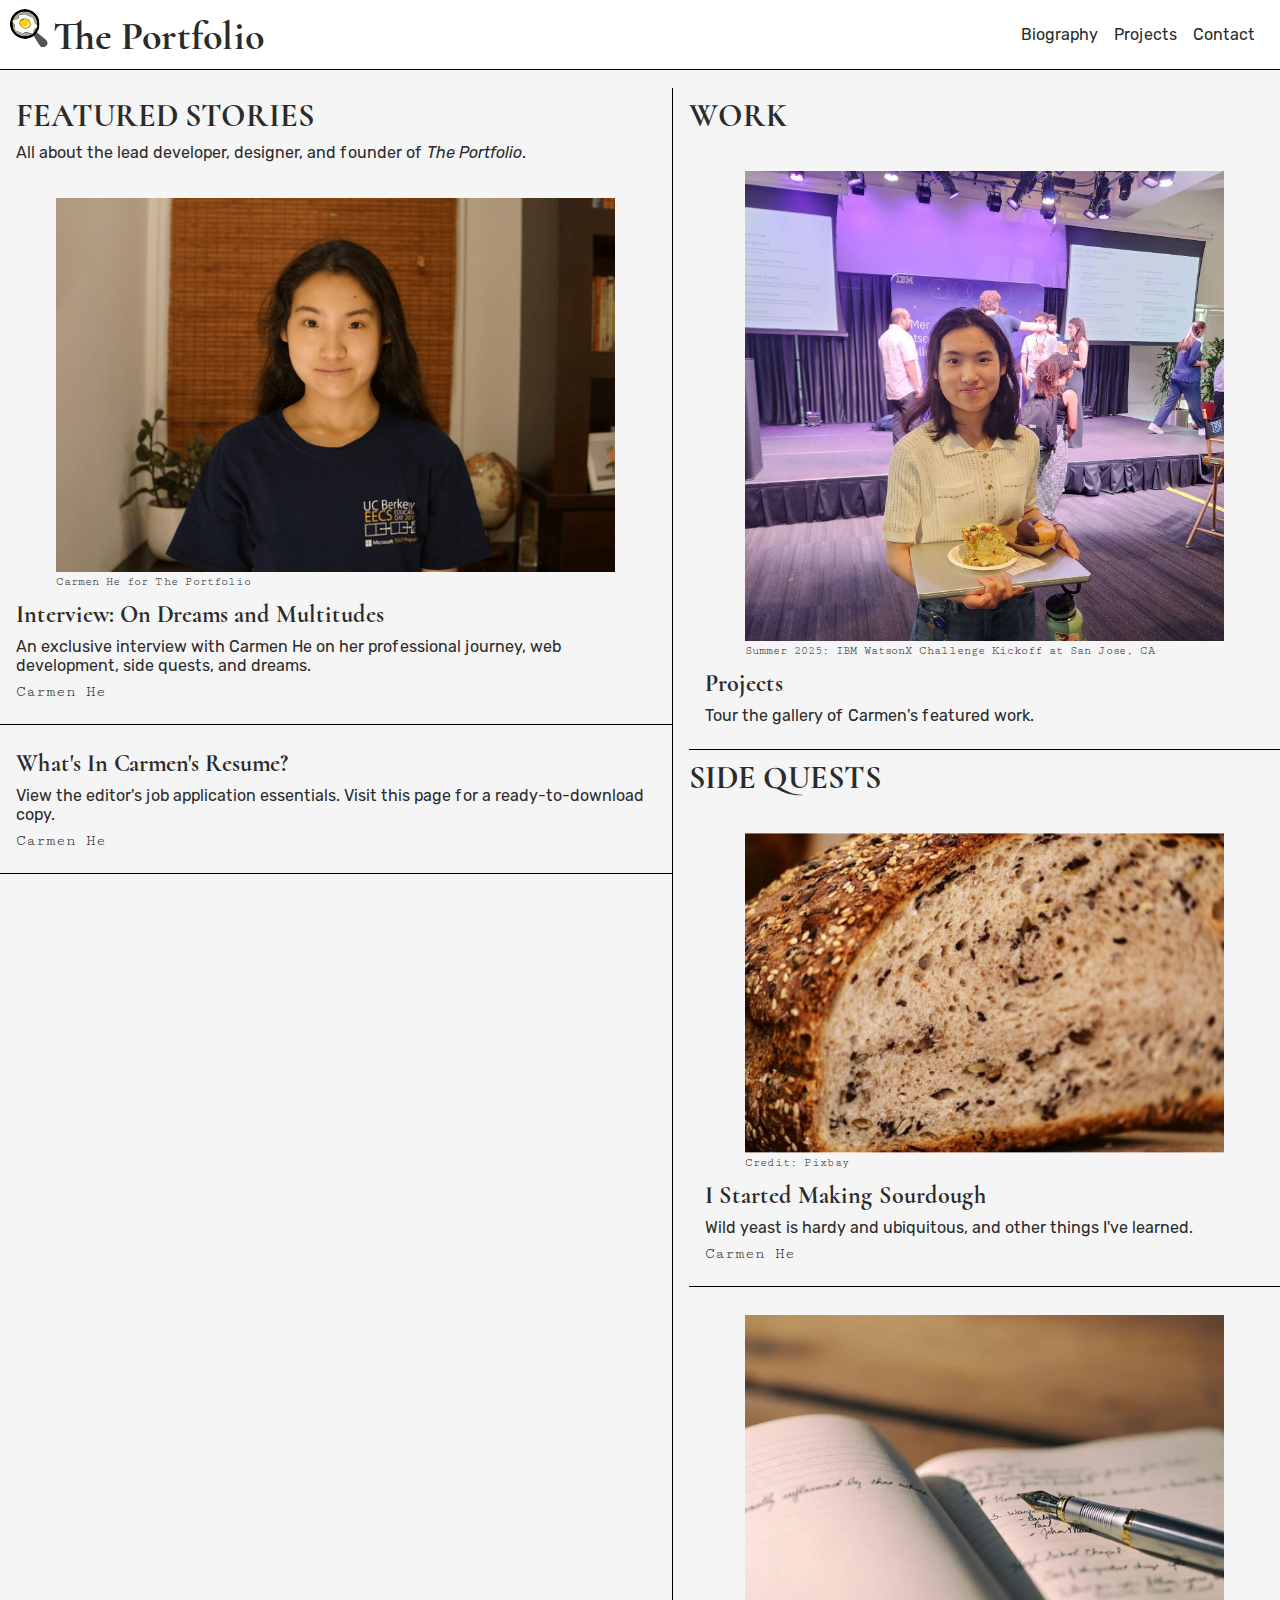
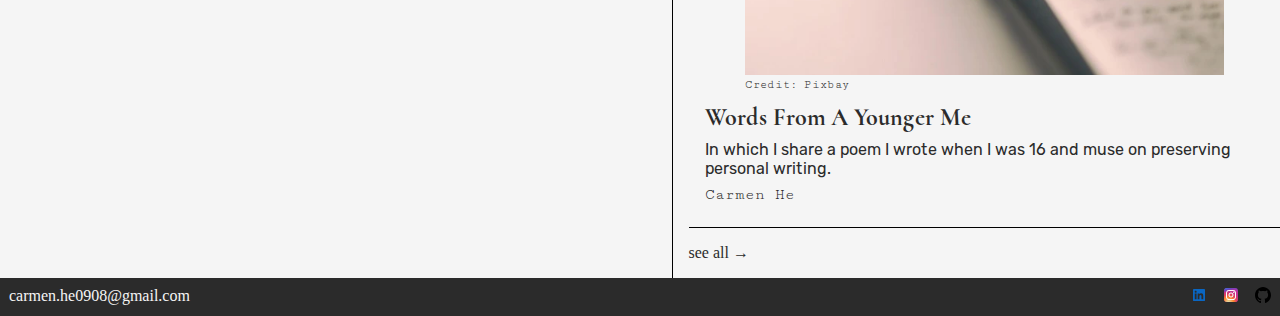
<file: index.html>
<!DOCTYPE html>

<html lang="en">
    <head>
        <title>Carmen's Portfolio Home Page</title>
        <meta charset="utf-8">
        <meta name="description" content="Personal website homepage that links Carmen's work, services, resume, musings, hobbies, and contact info.">
        <meta name="viewport" content="width=device-width,initial-scale=1.0">

        <link href="./assets/icons/fried-egg.svg" rel="icon">
        <link href="./css/main.css" rel="stylesheet">
        <!--load fonts -->
        <!-- <link rel="preconnect" href="https://fonts.googleapis.com"> -->
        <link rel="preconnect" href="https://fonts.gstatic.com" crossorigin>
        <!-- <link href="https://fonts.googleapis.com/css2?family=Cormorant:ital,wght@0,400..700;1,400..700&family=Rubik:ital,wght@0,400..700;1,400..700&family=Cutive+Mono&display=swap" rel="stylesheet"> -->
        <link rel="preload" href="./assets/fonts/rubik.woff2" as="font" crossorigin>
        <link rel="preload" href="./assets/fonts/cormorant.woff2" as="font" crossorigin>
        <link rel="preload" href="./assets/fonts/cutive-mono.woff2" as="font" crossorigin>
        <style>
            page-preview {
                padding: 1rem;
                display: block;
                border-bottom: 0.5px solid var(--default-border-color, black);
                transition: background-color 0.2s 0.2s;
                box-sizing: border-box;
            }

            page-preview:hover {
                background-color: var(--default-emph-color, lightgray);
            }

            .see-more {
                font-family: var(--default-script-font, monospace);
                font-size: 0.75rem; /* limit caption size */
                text-decoration: underline;
            }

            @media (min-width:480px) {
                body main {
                    display: grid;
                    grid-template-areas:
                        "central side"
                        "central side";
                    gap: 0 1rem;
                    overflow: scroll;
                }
                .central-content {
                    min-width: 25rem;
                    border-right: 0.5px solid black;
                    grid-area: central;
                }
                
                .side-content {
                    max-width: 50vw;
                    min-width: 20rem;
                }
                
            }
            @media (max-width:480px) {
                body main {
                    display: grid;
                    grid-template-areas:
                        "central"
                        "side";
                    gap: 1rem;
                }

                page-preview {
                    width: 100vw;
                    border-top: 0.5px solid var(--default-border-color, black);
                    background-color: var(--default-topnav-color, white);
                    margin: 0;
                }

                .side-content > h2,
                .side-content .see-more {
                    margin-left: 1rem;
                }
            }
        </style>
        <script>
            console.log("Hello fellow developer! Curious about my site, aren't ya? Find the full code here: https://github.com/thecarmechanic/cse134-hw3.");
        </script>
    </head>
    <body>
        <header>
            <brand-components>
                <a href="./index.html">
                    <img class="logo" src="./assets/icons/portfolio-logo.svg" alt="Egg in frying pan icon">
                    <h1 style="display:inline;">The Portfolio</h1>
                </a>
            </brand-components>
            <nav class="topnav">
                <a href="./bio.html">Biography</a>
                <a href="./projects.html">Projects</a>
                <a href="#contact-methods">Contact</a>
            </nav>
        </header>
        <main>
            <section id="featured" class="central-content">
                <hgroup style="margin-left: 1rem;">
                    <h2 class="title">FEATURED STORIES</h2>
                    <p title="Page description">All about the lead developer, designer, and founder of <em>The Portfolio</em>.</p>
                </hgroup>
                <page-preview>
                    <a href="./bio.html" title="To Biography page">
                        <figure>
                            <picture>
                                <source media="(width<=480px)" srcset="./assets/images/carmen1-mobile.png">
                                <source media="(width>480px)" srcset="./assets/images/carmen1-desktop.png">
                                <img src="./assets/images/carmen1-desktop.png" alt="Photograph of Carmen He in front of a bookshelf.">
                            </picture>
                            <figcaption>Carmen He for The Portfolio</figcaption>
                        </figure>
                        <hgroup class="article-title">
                            <h3>Interview: On Dreams and Multitudes</h3>
                            <p>An exclusive interview with Carmen He on her professional journey, web development, side quests, and dreams.</p>
                            <p class="author">Carmen He</p>  
                        </hgroup>
                    </a>
                </page-preview>
                <page-preview>
                    <a href="./assets/documents/resume.pdf" target="_blank" rel="noopener noreferrer" title="To Resume">
                        <hgroup class="article-title">
                            <h3>What's In Carmen's Resume?</h3>
                            <p>View the editor's job application essentials. Visit this page for a ready-to-download copy.</p>
                            <p class="author">Carmen He</p>  
                        </hgroup>
                    </a>
                </page-preview>
            </section>
            <section id="news" class="side-content">
                <h2>WORK</h2>
                <page-preview>
                    <figure>
                        
                        <img src="./assets/images/IBM-cropped-compressed.jpg" alt="Photograph of Carmen at a tech competition">
                        <figcaption>Summer 2025: IBM WatsonX Challenge Kickoff at San Jose, CA</figcaption>
                    </figure>
                    <a href="./projects.html" title="Go to Projects page">
                        <hgroup>
                            <h3>Projects</h3>
                            <p>Tour the gallery of Carmen's featured work.</p>
                        </hgroup>
                    </a>
                </page-preview>
            </section>
            <section id="sidequest" class="sideContent">
                <h2>SIDE QUESTS</h2>
                <page-preview>
                    <a href="./projects.html#side-quests" title="To side quests">
                        <figure>
                            <picture>
                                <source media="(width<=480px)" srcset="./assets/images/bread-mobile.png">
                                <source media="(width>480px)" srcset="./assets/images/bread-desktop.png">
                                <img src="./assets/images/bread-desktop.png" alt="Photograph of a cross section of artisan bread ">
                            </picture>
                            <figcaption>Credit: Pixbay</figcaption>
                        </figure>
                        <hgroup class="article-title">
                            <h3>I Started Making Sourdough</h3>
                            <p>Wild yeast is hardy and ubiquitous, and other things I've learned.</p>
                            <p class="author">Carmen He</p>  
                        </hgroup>
                    </a>
                </page-preview>
                <page-preview>
                    <a href="./projects.html#side-quests" title="To side quests">
                        <figure>
                            <picture>
                                <source media="(width<=480px)" srcset="./assets/images/notebook-mobile.png">
                                <source media="(width>480px)" srcset="./assets/images/notebook-desktop.webp">
                                <img src="./assets/images/notebook-desktop.webp" alt="Cartoon drawing of a fountain pen and inkwell">
                            </
                            <figcaption>Credit: Pixbay</figcaption>
                        </figure>
                        <hgroup class="article-title">
                            <h3>Words From A Younger Me</h3>
                            <p>In which I share a poem I wrote when I was 16 and muse on preserving personal writing.</p>
                            <p class="author">Carmen He</p>  
                        </hgroup>
                    </a>
                </page-preview>
                <a href="./projects.html" class="seeMore" style="display:block; margin-top: 1rem; margin-bottom: 1rem;">see all &rightarrow;</a>
            </section>
        </main>
        <footer>
            <div id="email">carmen.he0908@gmail.com</div>
            <nav title="Contact options box" id="contact-methods">
                <a href="https://www.linkedin.com/in/cahe01/" title="LinkedIn">
                    <img class="sm-icon" src="./assets/icons/linkedin.svg" height="16" width="16" alt="Linked Logo Icon">
                </a>
                <a href="https://www.instagram.com/cloudbirdbrain/" title="Instagram">
                    <img class="sm-icon" src="./assets/icons/instagram.svg" height="16" width="16" alt="Instagram Logo Icon">
                </a>
                <a href="https://github.com/thecarmechanic" title="Github">
                    <img class="sm-icon" src="./assets/icons/github.svg" height="16" width="16" alt="Github Logo Icon">
                </a>
            </nav>
        </footer>
    </body>
</html>
</file>
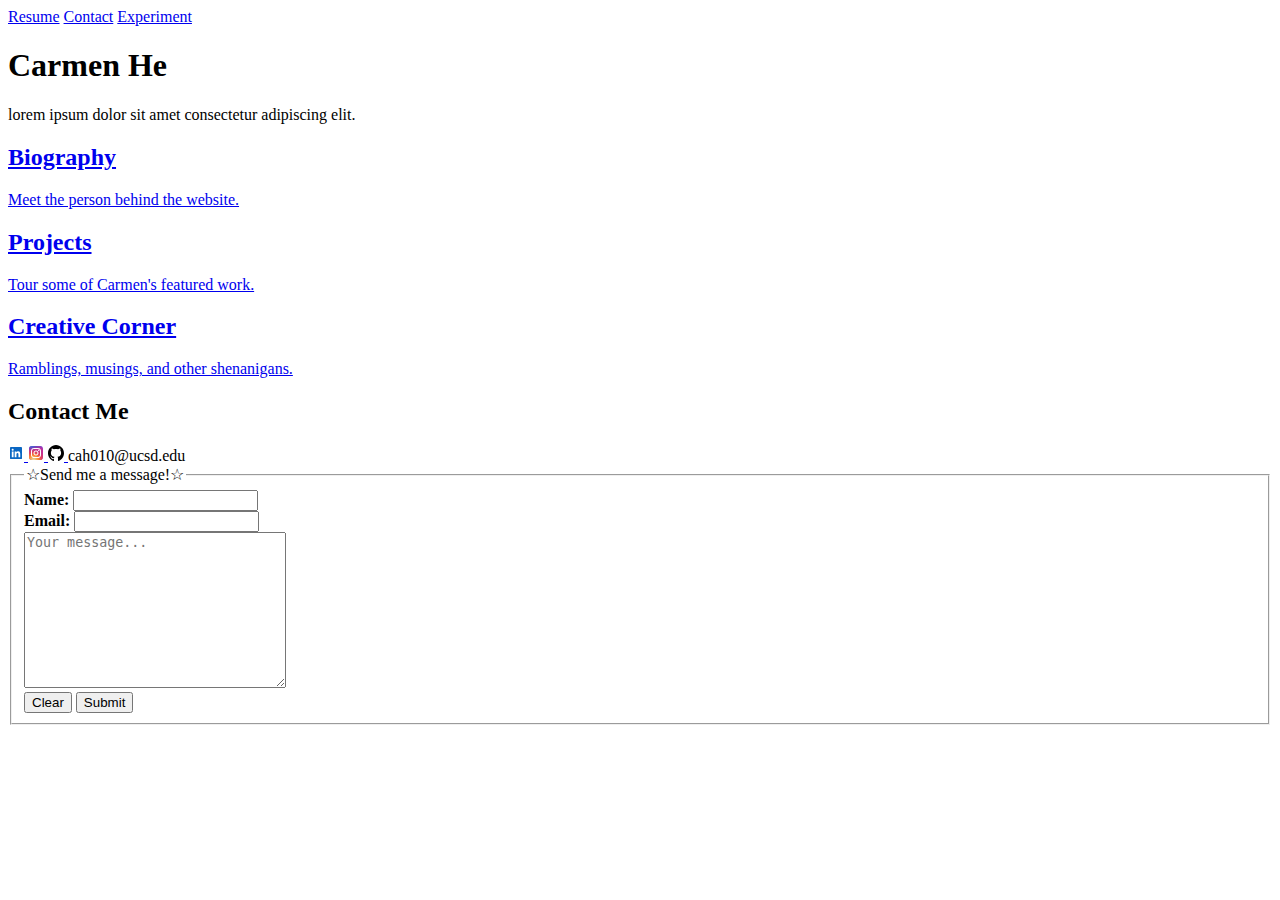
<file: html/index.html>
<!DOCTYPE html>

<html lang="en">
    <head>
        <title>Carmen's Portfolio Home Page</title>
        <meta charset="utf-8">
        <meta name="description" content="Personal website homepage that links Carmen's work, services, resume, musings, hobbies, and contact info.">
        <meta name="viewport" content="width=device-width,initial-scale=1.0">
        <link href="../assets/icons/fried-egg.svg" rel="icon">
        <script>
            class HelloWorld extends HTMLElement {
                connectedCallback() {
                    console.log("Hello World!");
                }
            }
            // Register the custom element
            customElements.define('hello-world', HelloWorld);
        </script>
    </head>
    <body>
        <header>
            <nav class="top-navbar">
                <a href="./resume.html">Resume</a>
                <a href="#contact-methods">Contact</a>
                <a href="./experiment.html">Experiment</a>
            </nav>
            <div class="header-display landing">
                <hello-world></hello-world>
                <hgroup>
                    <h1>Carmen He</h1>
                    <p>lorem ipsum dolor sit amet consectetur adipiscing elit.</p>
                </hgroup>
                <noscript>
                     <p>Thank you for visiting!</p>
                </noscript>
            </div>
        </header>
        <main>
            <a href="./bio.html" title="Go to Biography page">
                <hgroup>
                    <h2>Biography</h2>
                    <p>Meet the person behind the website.</p>
                </hgroup>
            </a>
            <a href="./projects.html" title="Go to Biography page">
                <hgroup>
                    <h2>Projects</h2>
                    <p>Tour some of Carmen's featured work.</p>
                </hgroup>
            </a>
            <a href="./creative.html" title="Go to Creative Corner page">
                <hgroup>
                    <h2>Creative Corner</h2>
                    <p>Ramblings, musings, and other shenanigans.</p>
                </hgroup>
            </a>
        </main>
        <footer>
            <div title="Contact options box" id="contact-methods">
                <h2>Contact Me</h2>
                <a href="https://www.linkedin.com/in/cahe01/" title="LinkedIn">
                    <picture class="sm-icon">
                        <source srcset="../assets/icons/linkedin.svg">
                        <img class="sm-icon" src="../assets/icons/linkedin.svg" height="16" width="16" alt="Linked Logo Icon">
                    </picture>
                </a>
                <a href="https://www.instagram.com/cloudbirdbrain/" title="Instagram">
                    <picture class="sm-icon">
                        <source srcset="../assets/icons/instagram.svg">
                        <img class="sm-icon" src="../assets/icons/instagram.svg" height="16" width="16" alt="Instagram Logo Icon">
                    </picture>
                </a>
                <a href="https://github.com/thecarmechanic" title="Github">
                    <picture class="sm-icon">
                        <source srcset="../assets/icons/github.svg">
                        <img src="../assets/icons/github.svg" height="16" width="16" alt="Github Logo Icon">
                    </picture>
                </a>
                <span class="email-ref">cah010@ucsd.edu</span>
            </div>
            <form action="mailto:cah010@ucsd.edu" method="post" enctype="multipart/form-data">
                <fieldset>
                    <legend>&star;Send me a message!&star;</legend>
                    <label><b>Name: </b></label>
                    <input type="text"><br>
                    <label><b>Email: </b></label>
                    <input type="email" required><br>
                    <textarea name="user message" rows="10" cols="30" placeholder="Your message..."></textarea><br>
                    <button type="reset">Clear</button>
                    <button type="submit">Submit</button>
                </fieldset>
            </form>
        </footer>
    </body>
</html>
</file>
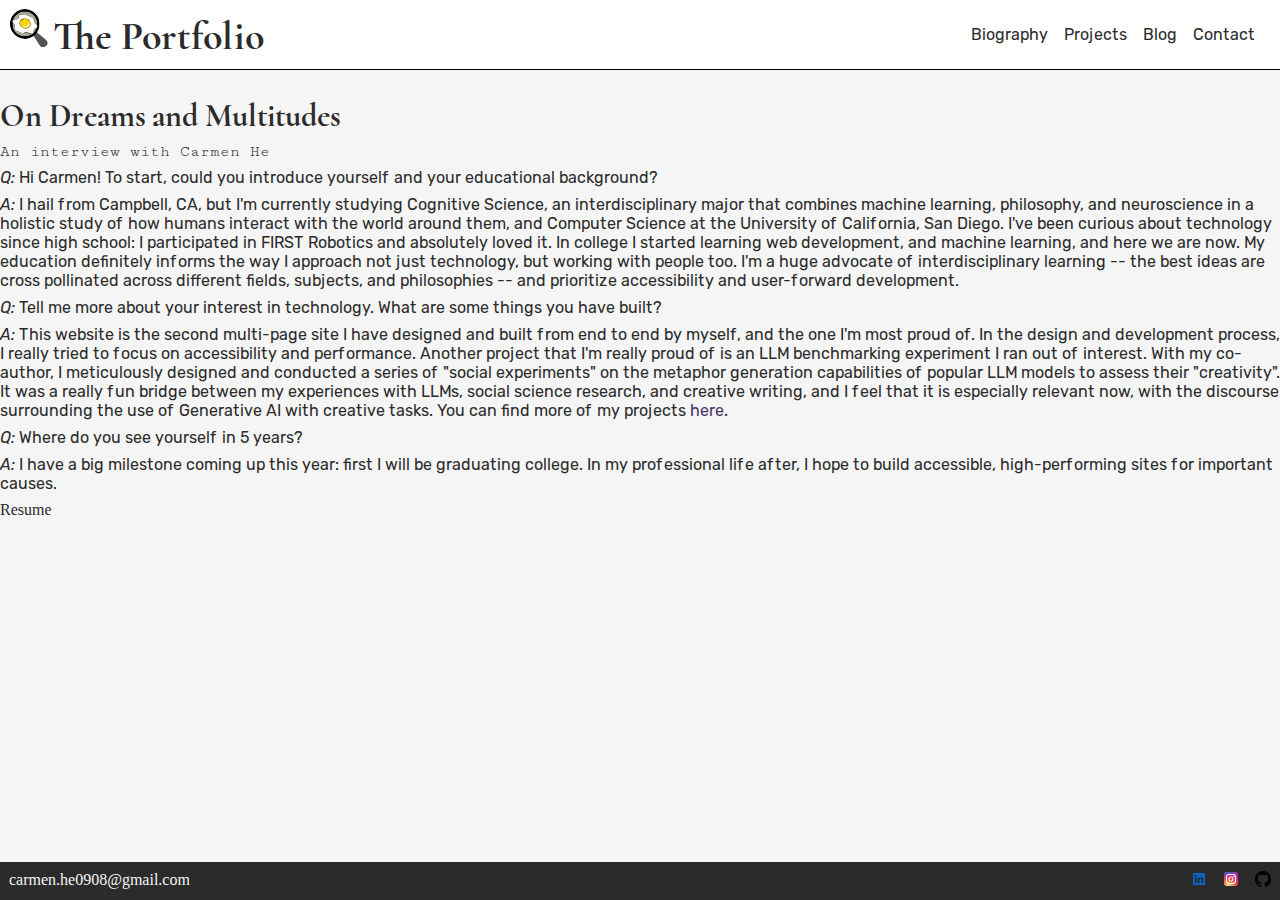
<file: bio.html>
<!DOCTYPE html>
<html lang="en">
    <head>
        <title>Carmen's Biography</title>
        <meta charset="utf-8">
        <meta name="description" content="All about Carmen, the person behind this site.">
        <meta name="viewport" content="width=device-width,initial-scale=1.0">

        <link href="./assets/icons/fried-egg.svg" rel="icon">
        <link href="./css/main.css" rel="stylesheet">
        <style>

        </style>
    </head>
    <body>
         <header>
            <brand-components>
                <a href="./index.html">
                    <img class="logo" src="./assets/icons/portfolio-logo.svg" alt="Egg in frying pan icon">
                    <h1 style="display:inline;">The Portfolio</h1>
                </a>
            </brand-components>
            <nav class="topnav">
                <a href="./bio.html">Biography</a>
                <a href="./projects.html">Projects</a>
                <a href="./creative.html">Blog</a>
                <a href="#contact-methods">Contact</a>
            </nav>
        </header>
        <main>
            <article>
                <picture class="titleImgmg">
                    <source srcset="./assets/images/carmen2-desktop.jpg 630w, ./assets/images/carmen2-mobile.png 380w"
                        sizes="(width > 380px) 630px, 380px "
                        src="./assets/images/carmen2-cropped.jpg"
                        alt="Portrait photo of Carmen at Windemere Lake, UK">
                </picture>
                <hgroup>
                    <h2>On Dreams and Multitudes</h2>
                    <p class="subtitle"> An interview with Carmen He</p>
                </hgroup>
                <p class="question">
                    <em>Q:</em> Hi Carmen! To start, could you introduce yourself and your educational background?</p>
                <p class="answer" id="education">
                    <em>A:</em> I hail from Campbell, CA, but I'm currently studying Cognitive Science, an interdisciplinary major that combines machine learning, philosophy, and neuroscience in a holistic study of how humans interact with the world around them, and Computer Science at the University of California,
                    San Diego. I've been curious about technology since high school: I participated in FIRST Robotics and absolutely loved it. In college I started learning web development, and machine learning, and here we are now. My education definitely informs the way I approach not just technology, but working 
                    with people too. I'm a huge advocate of interdisciplinary learning -- the best ideas are cross pollinated across different fields, subjects, and philosophies -- and prioritize accessibility and user-forward development.
                </p>
                <p class="question">
                    <em>Q:</em> Tell me more about your interest in technology. What are some things you have built?
                </p>
                <p class="answer" id="experience">
                    <em>A:</em> This website is the second multi-page site I have designed and built from end to end by myself, and the one I'm most proud of. In the design and development process, I really tried to focus on accessibility and 
                    performance. Another project that I'm really proud of is an LLM benchmarking experiment I ran out of interest. With my co-author, I meticulously designed and conducted a series of "social experiments" on the metaphor generation 
                    capabilities of popular LLM models to assess their "creativity". It was a really fun bridge between my experiences with LLMs, social science research, and creative writing, and I feel that it is especially relevant now, with the 
                    discourse surrounding the use of Generative AI with creative tasks. You can find more of my projects <a href="./projects.html" style="color:var(--default-link-color);">here</a>.
                </p>
                <p class="question">
                    <em>Q:</em> Where do you see yourself in 5 years?
                </p>
                <p class="answer" id="future">
                    <em>A:</em> I have a big milestone coming up this year: first I will be graduating college. In my professional life after, I hope to build accessible, high-performing sites for important causes.
                </p>
                <a href="./assets/documents/resume.pdf" target="_blank" rel="noopener noreferrer">Resume</a>
            </article>
        </main>
        <footer>
            <div id="email">carmen.he0908@gmail.com</div>
            <nav title="Contact options box" id="contact-methods">
                <a href="https://www.linkedin.com/in/cahe01/" title="LinkedIn">
                    <img class="sm-icon" src="./assets/icons/linkedin.svg" height="16" width="16" alt="Linked Logo Icon">
                </a>
                <a href="https://www.instagram.com/cloudbirdbrain/" title="Instagram">
                    <img class="sm-icon" src="./assets/icons/instagram.svg" height="16" width="16" alt="Instagram Logo Icon">
                </a>
                <a href="https://github.com/thecarmechanic" title="Github">
                    <img src="./assets/icons/github.svg" height="16" width="16" alt="Github Logo Icon">
                </a>
            </nav>
        </footer>
    </body>
</html>
</file>
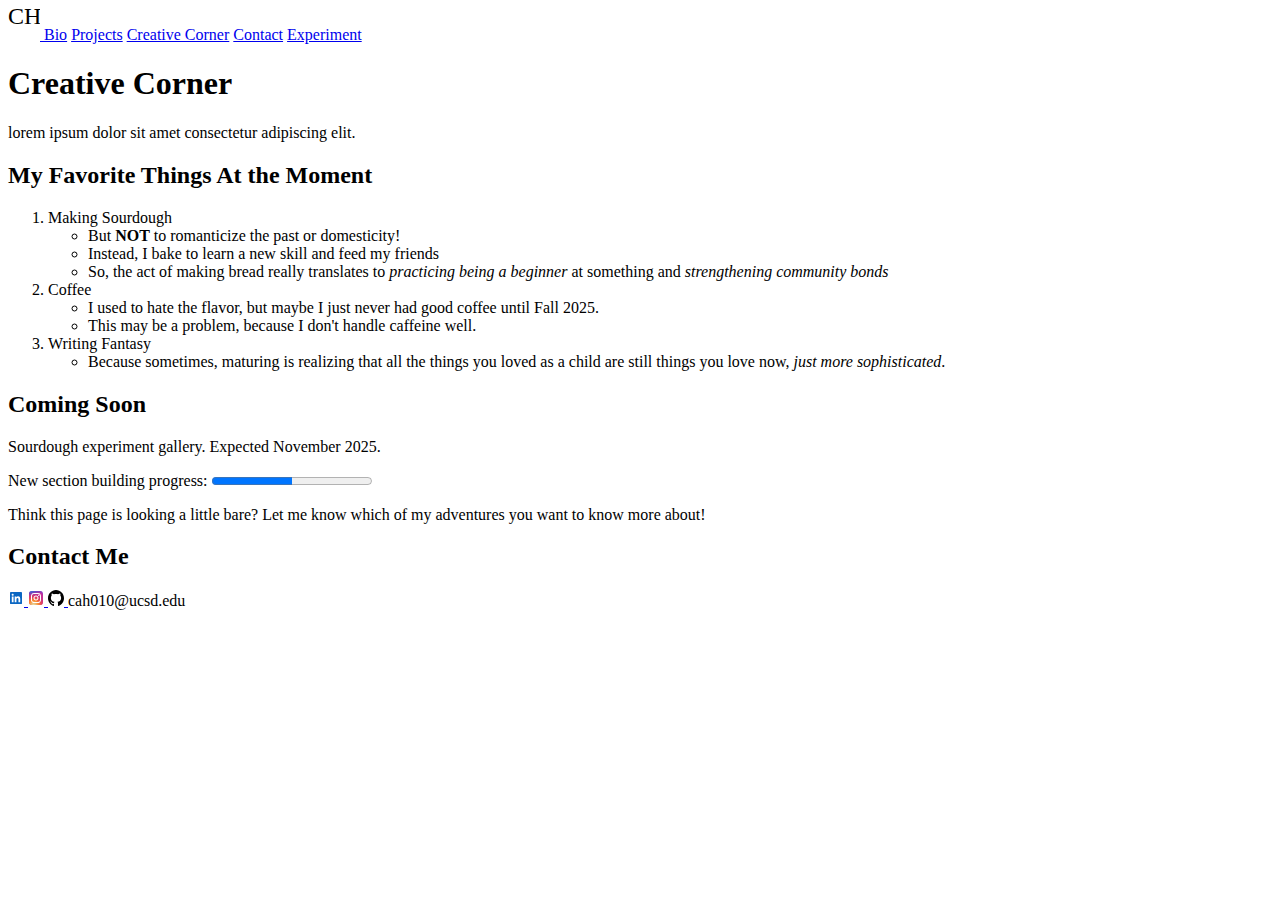
<file: creative.html>
<!DOCTYPE html>
<html lang="en">
    <head>
        <title>Carmen's Creative Corner</title>
        <meta charset="utf-8">
        <meta name="description" content="All about Carmen, the person behind this site.">
        <meta name="viewport" content="width=device-width,initial-scale=1.0">
        <link href="./assets/icons/fried-egg.svg" rel="icon">
    </head>
    <body>
         <header>
            <nav class="top-navbar">
                <a href="./index.html">
                    <svg class="initials-logo" width="32" height="32"> <!--logo wip-->
                        <text x="0" y="16" font-size="24" fill="black">CH</text>
                    </svg>
                </a>
                <a href="./bio.html">Bio</a>
                <a href="./projects.html">Projects</a>
                <a href="./creative.html">Creative Corner</a>
                <a href="#contact-methods">Contact</a>
                <a href="./experiment.html">Experiment</a>
            </nav>
            <div class="header-display">
                <hgroup>
                    <h1>Creative Corner</h1>
                    <p>lorem ipsum dolor sit amet consectetur adipiscing elit.</p>
                </hgroup>
            </div>
        </header>
        <main>
            <article>
                <h2>My Favorite Things At the Moment</h2>
                <ol>
                    <li>Making Sourdough
                        <ul>
                            <li>But <strong>NOT</strong> to romanticize the past or domesticity!</li>
                            <li>Instead, I bake to learn a new skill and feed my friends</li>
                            <li>So, the act of making bread really translates to <em>practicing being a beginner</em> at something and <em>strengthening community bonds</em></li>
                        </ul>
                    </li>
                    <li>Coffee
                        <ul>
                            <li>I used to hate the flavor, but maybe I just never had good coffee until Fall 2025.</li>
                            <li>This may be a problem, because I don't handle caffeine well.</li>
                        </ul>
                    </li>
                    <li>Writing Fantasy
                        <ul>
                            <li>Because sometimes, maturing is realizing that all the things you loved as a child are still things you love now, <em>just more sophisticated</em>.</li>
                        </ul>
                    </li>
                </ol>
            </article>
            <article>
                <h2>Coming Soon</h2>
                <p>Sourdough experiment gallery. Expected November 2025.</p>
                <label for="in-progress">New section building progress:</label>
                <progress id="in-progress" max="100" value="50">50%</progress>
                <p>Think this page is looking a little bare? Let me know which of my adventures you want to know more about!</p>
                <noscript>
                    <form>
                        <fieldset>
                            <legend>What area of my life should I document on the site next?</legend>
                            <input type="radio" id="choice1" value="sourdough">
                            <label for="choice1">Sourdough</label><br>
                            <input type="radio" id="choice2" value="cafes">
                            <label for="choice2">Cafe adventures</label><br>
                            <input type="radio" id="choice3" value="writing">
                            <label for="choice3">Writing Fiction</label><br>
                            <input type="radio" id="choice4" value="career">
                            <label for="choice4">Journey to tech freelancing</label><br>
                        </fieldset>
                        <button type="submit">Submit</button>
                    </form>
                </noscript>
                <dialog>
                    <form method="dialog">
                        <fieldset>
                            <legend>What area of my life should I document on the site next?</legend>
                            <input type="radio" id="d-choice1" value="sourdough">
                            <label for="d-choice1">Sourdough</label><br>
                            <input type="radio" id="d-choice2" value="cafes">
                            <label for="d-choice2">Cafe adventures</label><br>
                            <input type="radio" id="d-choice3" value="writing">
                            <label for="d-choice3">Writing Fiction</label><br>
                            <input type="radio" id="d-choice4" value="career">
                            <label for="d-choice4">Journey to tech freelancing</label><br>
                        </fieldset>
                        <button type="submit">Submit</button>
                    </form>
                </dialog>
            </article>
        </main>
        <footer>
            <div title="Contact options box" id="contact-methods">
                <h2>Contact Me</h2>
                <a href="https://www.linkedin.com/in/cahe01/" title="LinkedIn">
                    <picture class="sm-icon">
                        <source srcset="./assets/icons/linkedin.svg">
                        <img class="sm-icon" src="./assets/icons/linkedin.svg" height="16" width="16" alt="Linked Logo Icon">
                    </picture>
                </a>
                <a href="https://www.instagram.com/cloudbirdbrain/" title="Instagram">
                    <picture class="sm-icon">
                        <source srcset="./assets/icons/instagram.svg">
                        <img class="sm-icon" src="./assets/icons/instagram.svg" height="16" width="16" alt="Instagram Logo Icon">
                    </picture>
                </a>
                <a href="https://github.com/thecarmechanic" title="Github">
                    <picture class="sm-icon">
                        <source srcset="./assets/icons/github.svg">
                        <img src="./assets/icons/github.svg" height="16" width="16" alt="Github Logo Icon">
                    </picture>
                </a>
                <span class="email-ref">cah010@ucsd.edu</span>
            </div>
        </footer>
    </body>
</html>
</file>
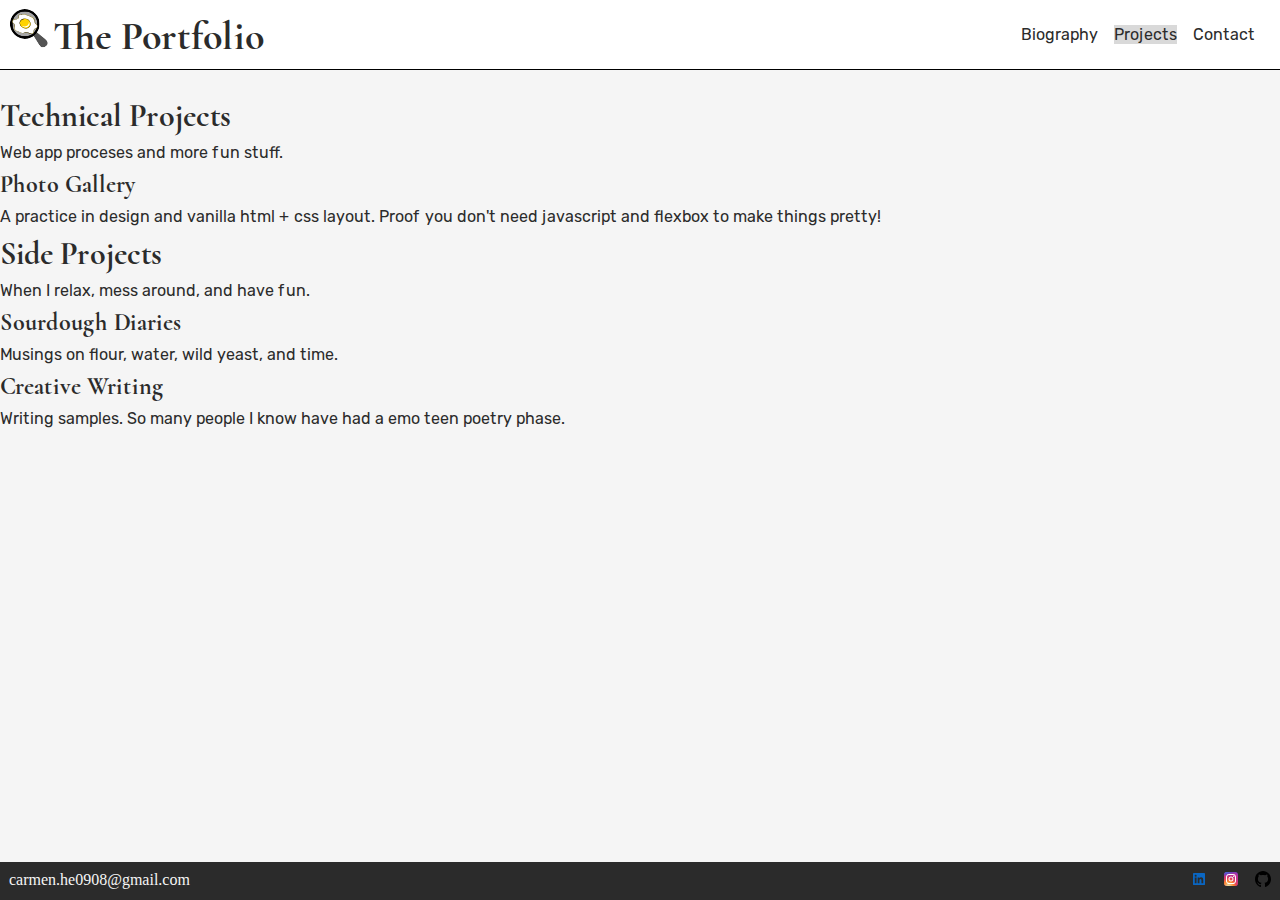
<file: projects.html>
<!DOCTYPE html>
<html lang="en">
    <head>
        <title>Carmen's Projects</title>
        <meta charset="utf-8">
        <meta name="description" content="Featured projects that Carmen has made in web development, design, and ml research projects.">
        <meta name="viewport" content="width=device-width,initial-scale=1.0">

        <link href="./assets/icons/fried-egg.svg" rel="icon">
        <link href="./css/main.css" rel="stylesheet" media="screen">
        <style>
            demo-card {
                border: 1px solid black;
                display: block;
                width: fit-content;
                max-width: 512px;
            }
        </style>
    </head>
    <body>
         <header>
            <brand-components>
                <a href="./index.html">
                    <img class="logo" src="./assets/icons/portfolio-logo.svg" alt="Egg in frying pan icon">
                    <h1 style="display:inline;">The Portfolio</h1>
                </a>
            </brand-components>
            <nav class="topnav">
                <a href="./bio.html">Biography</a>
                <a href="./projects.html" style="background-color: var(--default-emph-color);">Projects</a>
                <a href="#contact-methods">Contact</a>
            </nav>
        </header>
        <main>
            <section title="Technical Projects">
                <a href=""></a>
                <hgroup>
                    <h2>Technical Projects</h2>
                    <p>Web app proceses and more fun stuff.</p>
                </hgroup>
                <project-card>
                    <h3>Photo Gallery</h3>
                    <a href="https://thecarmechanic.github.io/photo-gallery/" class="img-link">
                    </a>
                    <p>A practice in design and vanilla html + css layout. Proof you don't need javascript and flexbox to make things pretty!</p>
                </project-card>
            </section>
            <section title="Creative Side Projects" id="side-projects">
                <hgroup>
                    <h2>Side Projects</h2>
                    <p>When I relax, mess around, and have fun.</p>
                </hgroup>
                <project-card>
                    <h3>Sourdough Diaries</h3>
                    <a href="./assets/documents/sourdough-log.pdf" class="img-link" target="_blank" rel="noopener noreferrer">
                    </a>
                    <p>Musings on flour, water, wild yeast, and time.</p>
                </project-card>
                 <project-card>
                    <h3>Creative Writing</h3>
                    <a href="./assets/documents/sourdough-log.pdf" class="img-link" target="_blank" rel="noopener noreferrer">
                    </a>
                    <p>Writing samples. So many people I know have had a emo teen poetry phase.</p>
                </project-card>
            </section>
        </main>
        <footer>
            <div id="email">carmen.he0908@gmail.com</div>
            <nav title="Contact options box" id="contact-methods">
                <a href="https://www.linkedin.com/in/cahe01/" title="LinkedIn">
                    <img class="sm-icon" src="./assets/icons/linkedin.svg" height="16" width="16" alt="Linked Logo Icon">
                </a>
                <a href="https://www.instagram.com/cloudbirdbrain/" title="Instagram">
                    <img class="sm-icon" src="./assets/icons/instagram.svg" height="16" width="16" alt="Instagram Logo Icon">
                </a>
                <a href="https://github.com/thecarmechanic" title="Github">
                    <img class="sm-icon" src="./assets/icons/github.svg" height="16" width="16" alt="Github Logo Icon">
                </a>
            </nav>
        </footer>
    </body>
</html>
</file>
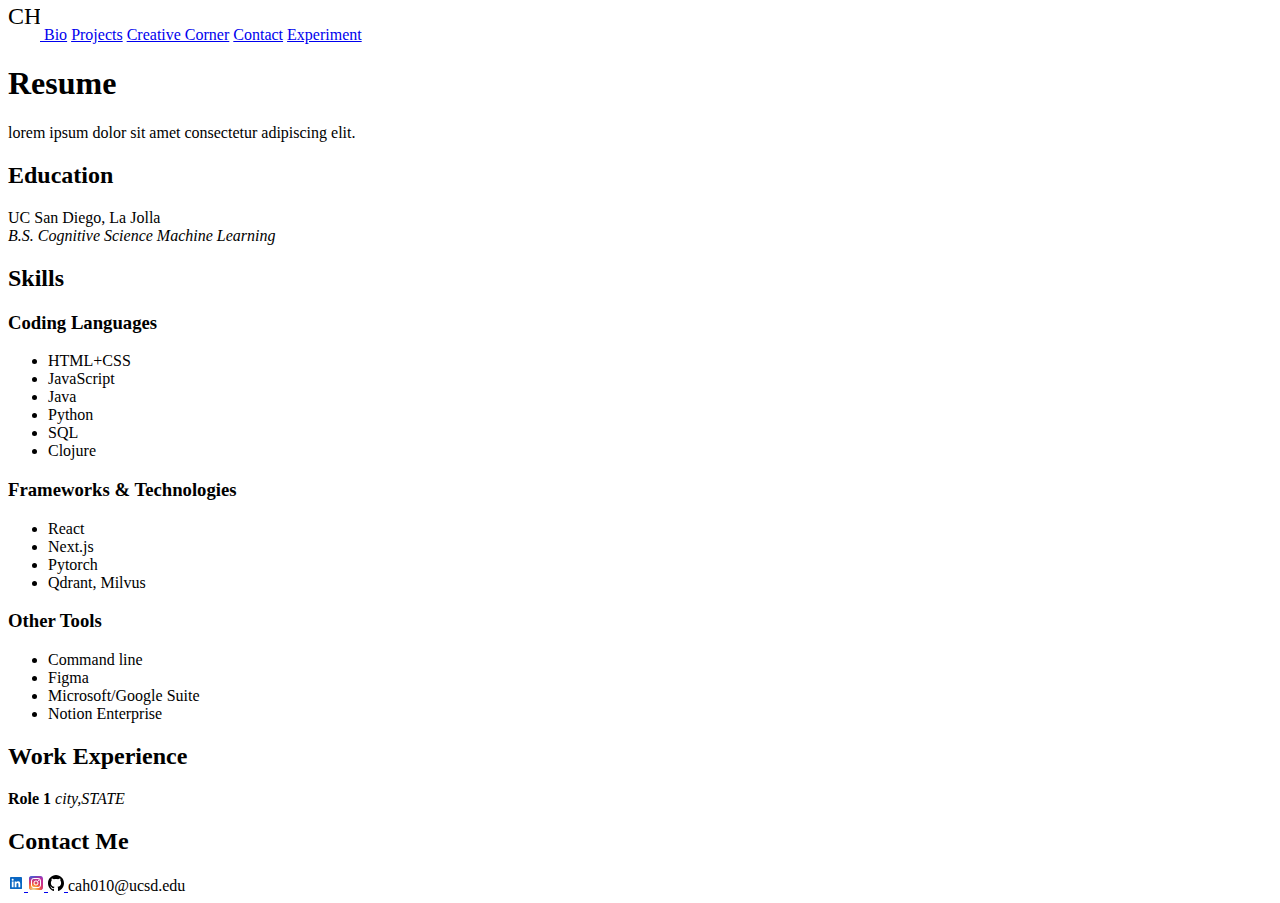
<file: resume.html>
<!DOCTYPE html>
<html lang="en">
    <head>
        <title>Carmen's Resume</title>
        <meta charset="utf-8">
        <meta name="description" content="One stop document of Carmen's skills and experience.">
        <meta name="viewport" content="width=device-width,initial-scale=1.0">
        <link href="./assets/icons/fried-egg.svg" rel="icon">
    </head>
    <body>
         <header>
            <nav class="top-navbar">
                <a href="./index.html">
                    <svg class="initials-logo" width="32" height="32"> <!--logo wip-->
                        <text x="0" y="16" font-size="24" fill="black">CH</text>
                    </svg>
                </a>
                <a href="./bio.html">Bio</a>
                <a href="./projects.html">Projects</a>
                <a href="./creative.html">Creative Corner</a>
                <a href="#contact-methods">Contact</a>
                <a href="./experiment.html">Experiment</a>
            </nav>
            <div class="header-display">
                <hgroup>
                    <h1>Resume</h1>
                    <p>lorem ipsum dolor sit amet consectetur adipiscing elit.</p>
                </hgroup>
            </div>
        </header>
        <main>
            <section>
                <h2>Education</h2>
                <p>UC San Diego, La Jolla<br>
                    <i>B.S. Cognitive Science Machine Learning</i>
                </p>
            </section>
            <section>
                <h2>Skills</h2>
                <h3>Coding Languages</h3>
                <ul>
                    <li>HTML+CSS</li>
                    <li>JavaScript</li>
                    <li>Java</li>
                    <li>Python</li>
                    <li>SQL</li>
                    <li>Clojure</li>
                </ul>
                <h3>Frameworks & Technologies</h3>
                <ul>
                    <li>React</li>
                    <li>Next.js</li>
                    <li>Pytorch</li>
                    <li>Qdrant, Milvus</li>
                </ul>
                <h3>Other Tools</h3>
                <ul>
                    <li>Command line</li>
                    <li>Figma</li>
                    <li>Microsoft/Google Suite</li>
                    <li>Notion Enterprise</li>
                </ul>
            </section>
            <section>
                <h2>Work Experience</h2>
                <p><b>Role 1</b>&nbsp;<i>city,STATE</i>
                </p>
            </section>
        </main>
        <footer>
            <div title="Contact options box" id="contact-methods">
                <h2>Contact Me</h2>
                <a href="https://www.linkedin.com/in/cahe01/" title="LinkedIn">
                    <picture class="sm-icon">
                        <source srcset="./assets/icons/linkedin.svg">
                        <img class="sm-icon" src="./assets/icons/linkedin.svg" height="16" width="16" alt="Linked Logo Icon">
                    </picture>
                </a>
                <a href="https://www.instagram.com/cloudbirdbrain/" title="Instagram">
                    <picture class="sm-icon">
                        <source srcset="./assets/icons/instagram.svg">
                        <img class="sm-icon" src="./assets/icons/instagram.svg" height="16" width="16" alt="Instagram Logo Icon">
                    </picture>
                </a>
                <a href="https://github.com/thecarmechanic" title="Github">
                    <picture class="sm-icon">
                        <source srcset="./assets/icons/github.svg">
                        <img src="./assets/icons/github.svg" height="16" width="16" alt="Github Logo Icon">
                    </picture>
                </a>
                <span class="email-ref">cah010@ucsd.edu</span>
            </div>
        </footer>
    </body>
</html>
</file>
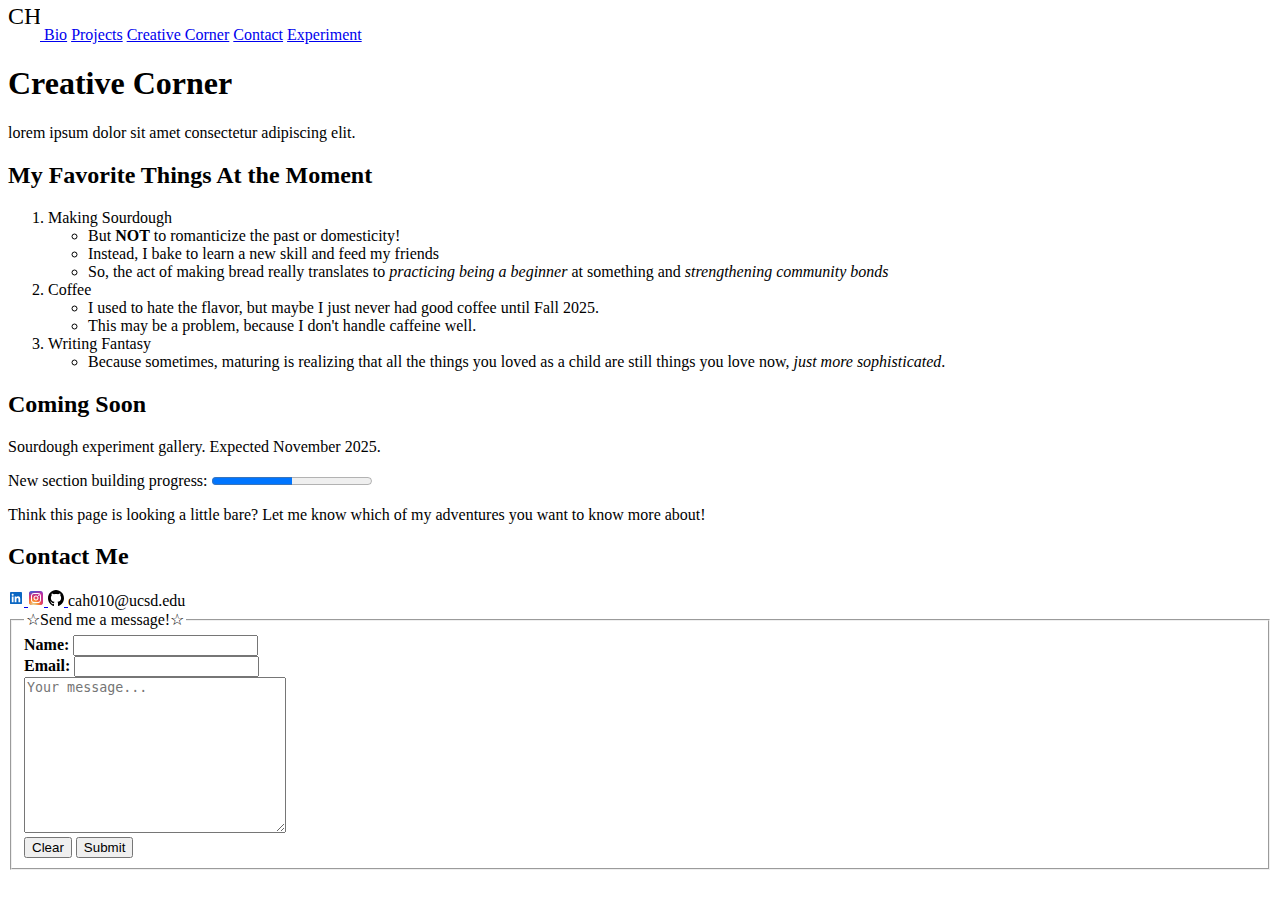
<file: html/creative.html>
<!DOCTYPE html>
<html lang="en">
    <head>
        <title>Carmen's Creative Corner</title>
        <meta charset="utf-8">
        <meta name="description" content="All about Carmen, the person behind this site.">
        <meta name="viewport" content="width=device-width,initial-scale=1.0">
        <link href="../assets/icons/fried-egg.svg" rel="icon">
    </head>
    <body>
         <header>
            <nav class="top-navbar">
                <a href="./index.html">
                    <svg class="initials-logo" width="32" height="32"> <!--logo wip-->
                        <text x="0" y="16" font-size="24" fill="black">CH</text>
                    </svg>
                </a>
                <a href="./bio.html">Bio</a>
                <a href="./projects.html">Projects</a>
                <a href="./creative.html">Creative Corner</a>
                <a href="#contact-methods">Contact</a>
                <a href="./experiment.html">Experiment</a>
            </nav>
            <div class="header-display">
                <hgroup>
                    <h1>Creative Corner</h1>
                    <p>lorem ipsum dolor sit amet consectetur adipiscing elit.</p>
                </hgroup>
            </div>
        </header>
        <main>
            <article>
                <h2>My Favorite Things At the Moment</h2>
                <ol>
                    <li>Making Sourdough
                        <ul>
                            <li>But <strong>NOT</strong> to romanticize the past or domesticity!</li>
                            <li>Instead, I bake to learn a new skill and feed my friends</li>
                            <li>So, the act of making bread really translates to <em>practicing being a beginner</em> at something and <em>strengthening community bonds</em></li>
                        </ul>
                    </li>
                    <li>Coffee
                        <ul>
                            <li>I used to hate the flavor, but maybe I just never had good coffee until Fall 2025.</li>
                            <li>This may be a problem, because I don't handle caffeine well.</li>
                        </ul>
                    </li>
                    <li>Writing Fantasy
                        <ul>
                            <li>Because sometimes, maturing is realizing that all the things you loved as a child are still things you love now, <em>just more sophisticated</em>.</li>
                        </ul>
                    </li>
                </ol>
            </article>
            <article>
                <h2>Coming Soon</h2>
                <p>Sourdough experiment gallery. Expected November 2025.</p>
                <label for="in-progress">New section building progress:</label>
                <progress id="in-progress" max="100" value="50">50%</progress>
                <p>Think this page is looking a little bare? Let me know which of my adventures you want to know more about!</p>
                <noscript>
                    <form>
                        <fieldset>
                            <legend>What area of my life should I document on the site next?</legend>
                            <input type="radio" id="choice1" value="sourdough">
                            <label for="choice1">Sourdough</label><br>
                            <input type="radio" id="choice2" value="cafes">
                            <label for="choice2">Cafe adventures</label><br>
                            <input type="radio" id="choice3" value="writing">
                            <label for="choice3">Writing Fiction</label><br>
                            <input type="radio" id="choice4" value="career">
                            <label for="choice4">Journey to tech freelancing</label><br>
                        </fieldset>
                        <button type="submit">Submit</button>
                    </form>
                </noscript>
                <dialog>
                    <form method="dialog">
                        <fieldset>
                            <legend>What area of my life should I document on the site next?</legend>
                            <input type="radio" id="d-choice1" value="sourdough">
                            <label for="d-choice1">Sourdough</label><br>
                            <input type="radio" id="d-choice2" value="cafes">
                            <label for="d-choice2">Cafe adventures</label><br>
                            <input type="radio" id="d-choice3" value="writing">
                            <label for="d-choice3">Writing Fiction</label><br>
                            <input type="radio" id="d-choice4" value="career">
                            <label for="d-choice4">Journey to tech freelancing</label><br>
                        </fieldset>
                        <button type="submit">Submit</button>
                    </form>
                </dialog>
            </article>
        </main>
        <footer>
            <div title="Contact options box" id="contact-methods">
                <h2>Contact Me</h2>
                <a href="https://www.linkedin.com/in/cahe01/" title="LinkedIn">
                    <picture class="sm-icon">
                        <source srcset="../assets/icons/linkedin.svg">
                        <img class="sm-icon" src="../assets/icons/linkedin.svg" height="16" width="16" alt="Linked Logo Icon">
                    </picture>
                </a>
                <a href="https://www.instagram.com/cloudbirdbrain/" title="Instagram">
                    <picture class="sm-icon">
                        <source srcset="../assets/icons/instagram.svg">
                        <img class="sm-icon" src="../assets/icons/instagram.svg" height="16" width="16" alt="Instagram Logo Icon">
                    </picture>
                </a>
                <a href="https://github.com/thecarmechanic" title="Github">
                    <picture class="sm-icon">
                        <source srcset="../assets/icons/github.svg">
                        <img src="../assets/icons/github.svg" height="16" width="16" alt="Github Logo Icon">
                    </picture>
                </a>
                <span class="email-ref">cah010@ucsd.edu</span>
            </div>
            <form action="mailto:cah010@ucsd.edu" method="post" enctype="multipart/form-data">
                <fieldset>
                    <legend>&star;Send me a message!&star;</legend>
                    <label><b>Name: </b></label>
                    <input type="text"><br>
                    <label><b>Email: </b></label>
                    <input type="email" required><br>
                    <textarea name="user message" rows="10" cols="30" placeholder="Your message..."></textarea><br>
                    <button type="reset">Clear</button>
                    <button type="submit">Submit</button>
                </fieldset>
            </form>
        </footer>
    </body>
</html>
</file>
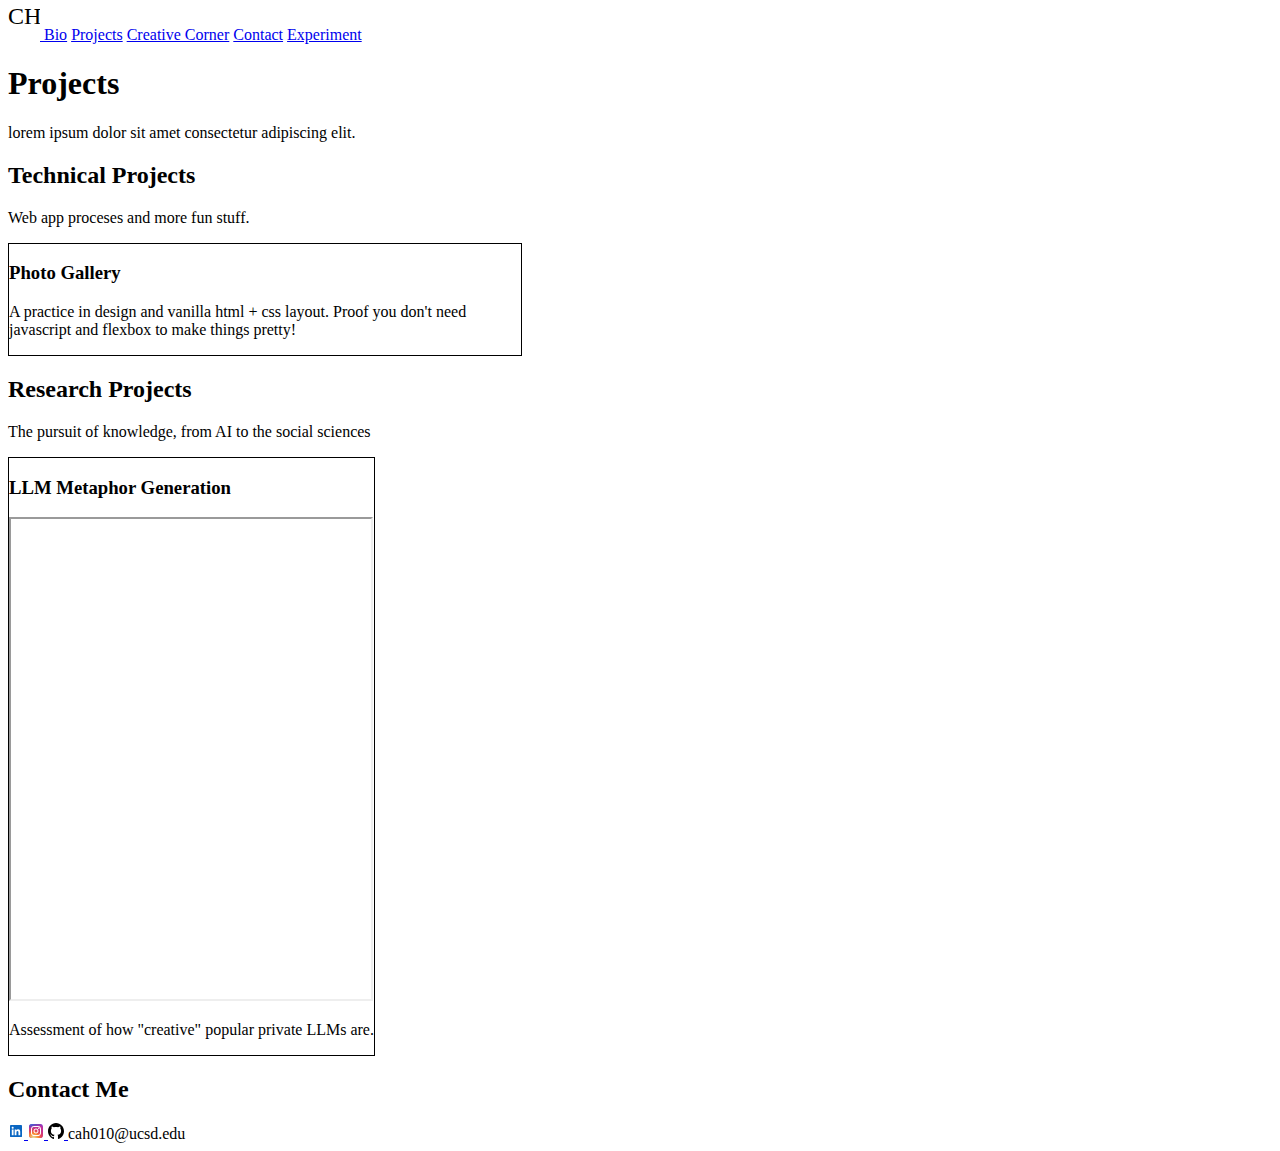
<file: html/projects.html>
<!DOCTYPE html>
<html lang="en">
    <head>
        <title>Carmen's Projects</title>
        <meta charset="utf-8">
        <meta name="description" content="Featured projects that Carmen has made in web development, design, and ml research projects.">
        <meta name="viewport" content="width=device-width,initial-scale=1.0">

        <script></script>
        <link href="../assets/icons/fried-egg.svg" rel="icon">
        <style>
            demo-card {
                border: 1px solid black;
                display: block;
                width: fit-content;
                max-width: 512px;
            }
        </style>
    </head>
    <body>
         <header>
            <nav class="top-navbar">
                <a href="index.html">
                    <svg class="initials-logo" width="32" height="32"> <!--logo wip-->
                        <text x="0" y="16" font-size="24" fill="black">CH</text>
                    </svg>
                </a>
                <a href="./bio.html">Bio</a>
                <a href="./projects.html">Projects</a>
                <a href="./creative.html">Creative Corner</a>
                <a href="#contact-methods">Contact</a>
                <a href="./experiment.html">Experiment</a>
            </nav>
            <div class="header-display">
                <hgroup>
                    <h1>Projects</h1>
                    <p>lorem ipsum dolor sit amet consectetur adipiscing elit.</p>
                </hgroup>
            </div>
        </header>
        <main>
            <article title="project content">
                <hgroup>
                    <h2>Technical Projects</h2>
                    <p>Web app proceses and more fun stuff.</p>
                </hgroup>
                <demo-card content="webpage">
                    <h3>Photo Gallery</h3>
                    <p>A practice in design and vanilla html + css layout. Proof you don't need javascript and flexbox to make things pretty!</p>
                </demo-card>
                
                <hgroup>
                    <h2>Research Projects</h2>
                    <p>The pursuit of knowledge, from AI to the social sciences</p>
                </hgroup>
                <demo-card content="paper">
                    <h3>LLM Metaphor Generation</h3>
                    <iframe height="480" width="360" src="../assets/uploads/models.pdf"></iframe>
                    <p>Assessment of how "creative" popular private LLMs are.</p>
                </demo-card> 
            </article>
        </main>
        <footer>
            <div title="Contact options box" id="contact-methods">
                <h2>Contact Me</h2>
                <a href="https://www.linkedin.com/in/cahe01/" title="LinkedIn">
                    <picture class="sm-icon">
                        <source srcset="../assets/icons/linkedin.svg">
                        <img class="sm-icon" src="../assets/icons/linkedin.svg" height="16" width="16" alt="Linked Logo Icon">
                    </picture>
                </a>
                <a href="https://www.instagram.com/cloudbirdbrain/" title="Instagram">
                    <picture class="sm-icon">
                        <source srcset="../assets/icons/instagram.svg">
                        <img class="sm-icon" src="../assets/icons/instagram.svg" height="16" width="16" alt="Instagram Logo Icon">
                    </picture>
                </a>
                <a href="https://github.com/thecarmechanic" title="Github">
                    <picture class="sm-icon">
                        <source srcset="../assets/icons/github.svg">
                        <img src="../assets/icons/github.svg" height="16" width="16" alt="Github Logo Icon">
                    </picture>
                </a>
                <span class="email-ref">cah010@ucsd.edu</span>
            </div>
        </footer>
    </body>
</html>
</file>
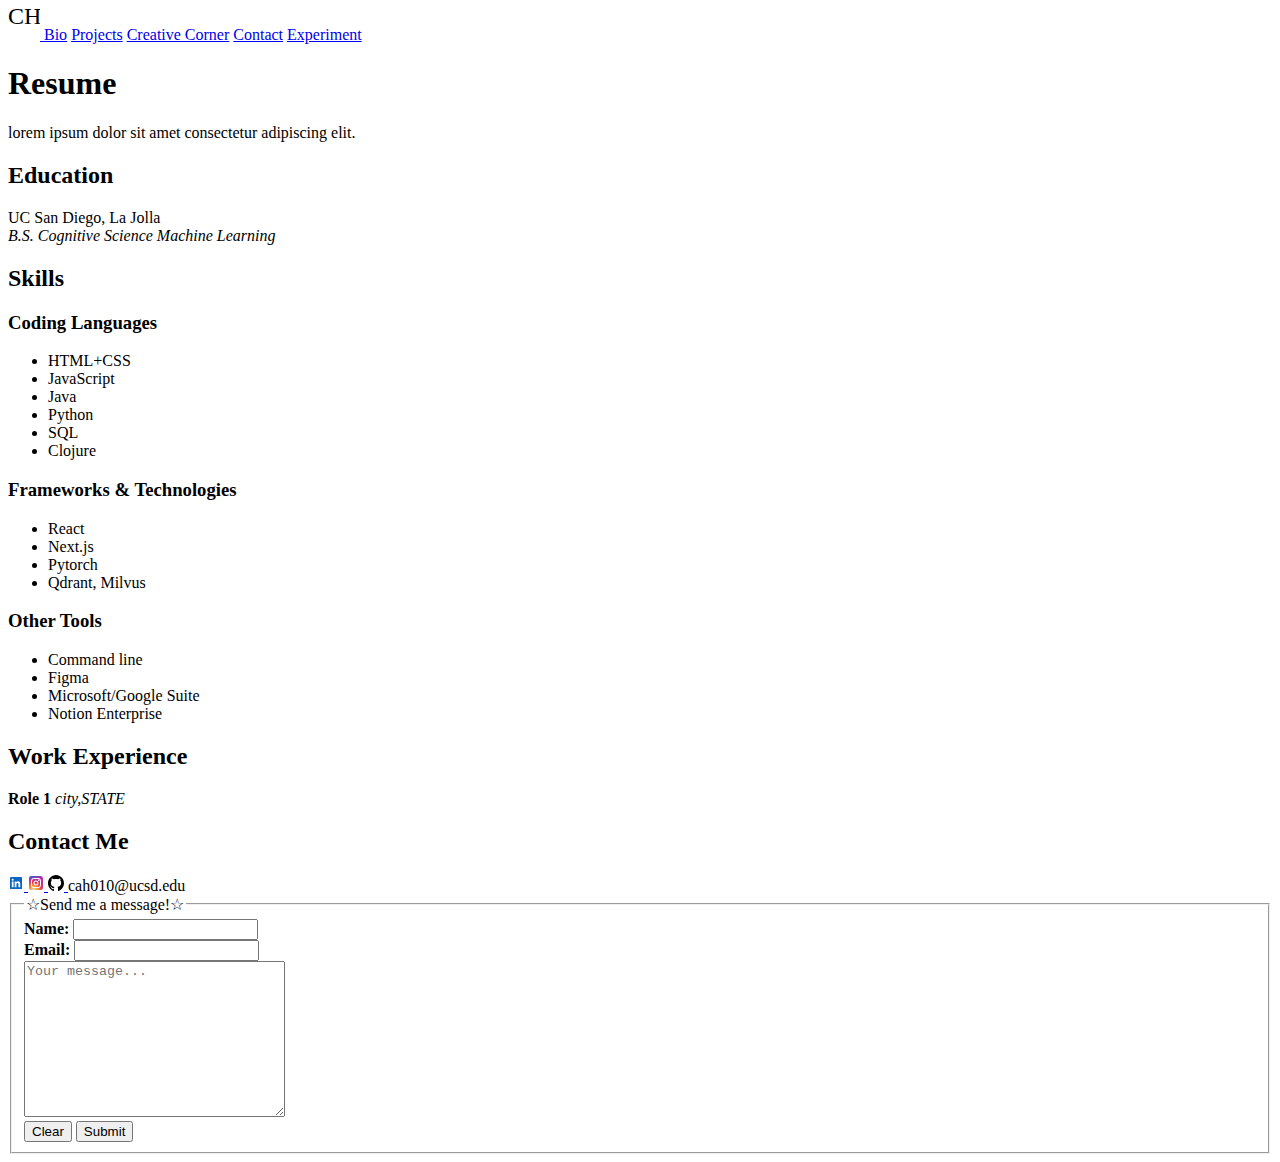
<file: html/resume.html>
<!DOCTYPE html>
<html lang="en">
    <head>
        <title>Carmen's Resume</title>
        <meta charset="utf-8">
        <meta name="description" content="One stop document of Carmen's skills and experience.">
        <meta name="viewport" content="width=device-width,initial-scale=1.0">
        <link href="../assets/icons/fried-egg.svg" rel="icon">
    </head>
    <body>
         <header>
            <nav class="top-navbar">
                <a href="./index.html">
                    <svg class="initials-logo" width="32" height="32"> <!--logo wip-->
                        <text x="0" y="16" font-size="24" fill="black">CH</text>
                    </svg>
                </a>
                <a href="./bio.html">Bio</a>
                <a href="./projects.html">Projects</a>
                <a href="./creative.html">Creative Corner</a>
                <a href="#contact-methods">Contact</a>
                <a href="./experiment.html">Experiment</a>
            </nav>
            <div class="header-display">
                <hgroup>
                    <h1>Resume</h1>
                    <p>lorem ipsum dolor sit amet consectetur adipiscing elit.</p>
                </hgroup>
            </div>
        </header>
        <main>
            <section>
                <h2>Education</h2>
                <p>UC San Diego, La Jolla<br>
                    <i>B.S. Cognitive Science Machine Learning</i>
                </p>
            </section>
            <section>
                <h2>Skills</h2>
                <h3>Coding Languages</h3>
                <ul>
                    <li>HTML+CSS</li>
                    <li>JavaScript</li>
                    <li>Java</li>
                    <li>Python</li>
                    <li>SQL</li>
                    <li>Clojure</li>
                </ul>
                <h3>Frameworks & Technologies</h3>
                <ul>
                    <li>React</li>
                    <li>Next.js</li>
                    <li>Pytorch</li>
                    <li>Qdrant, Milvus</li>
                </ul>
                <h3>Other Tools</h3>
                <ul>
                    <li>Command line</li>
                    <li>Figma</li>
                    <li>Microsoft/Google Suite</li>
                    <li>Notion Enterprise</li>
                </ul>
            </section>
            <section>
                <h2>Work Experience</h2>
                <p><b>Role 1</b>&nbsp;<i>city,STATE</i>
                </p>
            </section>
        </main>
        <footer>
            <div title="Contact options box" id="contact-methods">
                <h2>Contact Me</h2>
                <a href="https://www.linkedin.com/in/cahe01/" title="LinkedIn">
                    <picture class="sm-icon">
                        <source srcset="../assets/icons/linkedin.svg">
                        <img class="sm-icon" src="../assets/icons/linkedin.svg" height="16" width="16" alt="Linked Logo Icon">
                    </picture>
                </a>
                <a href="https://www.instagram.com/cloudbirdbrain/" title="Instagram">
                    <picture class="sm-icon">
                        <source srcset="../assets/icons/instagram.svg">
                        <img class="sm-icon" src="../assets/icons/instagram.svg" height="16" width="16" alt="Instagram Logo Icon">
                    </picture>
                </a>
                <a href="https://github.com/thecarmechanic" title="Github">
                    <picture class="sm-icon">
                        <source srcset="../assets/icons/github.svg">
                        <img src="../assets/icons/github.svg" height="16" width="16" alt="Github Logo Icon">
                    </picture>
                </a>
                <span class="email-ref">cah010@ucsd.edu</span>
            </div>
            <form action="mailto:cah010@ucsd.edu" method="post" enctype="multipart/form-data">
                <fieldset>
                    <legend>&star;Send me a message!&star;</legend>
                    <label><b>Name: </b></label>
                    <input type="text"><br>
                    <label><b>Email: </b></label>
                    <input type="email" required><br>
                    <textarea name="user message" rows="10" cols="30" placeholder="Your message..."></textarea><br>
                    <button type="reset">Clear</button>
                    <button type="submit">Submit</button>
                </fieldset>
            </form>
        </footer>
    </body>
</html>
</file>
<file: css/main.css>
@import "var.css";

/* || GENERAL STYLES */
body {
    background-color: var(--default-bg-color);
    color: var(--default-font-color);
    margin: 0;
    min-height: 100vh;
    display: grid;
    grid-template-rows: auto 1fr auto;
}

footer {
    background-color: var(--default-footer-bg-color);
    color: var(--default-footer-color);
    padding: 1vh;
    display: flex;
    justify-content: space-between;
}

nav {
    font-family: var(--default-body-font, sans-serif);
}

h1, h2, h3 {
    font-family: var(--default-header-font, Times, serif);
    font-weight: 700;
    margin: 0.5rem auto;
}

h1 {
    font-size: 2.5rem;
}

h2 {
    font-size: 2rem;
}

h3 {
    font-size: 1.5rem;
}

p, label, legend {
    font-family: var(--default-body-font, sans-serif);
    font-weight: 400;
    margin: 0.5rem auto;
}

a[href] {
    text-decoration: none;
    color: inherit;
    transition: color 0.2s 0.2s;
}

a[href]:hover, a[href]:active {
    color: var(--default-link-color);
}

figure {
    font-family: var(--default-script-font, monospace);
    font-size: 0.75rem; /* limit caption size */
}

article {
    box-sizing: border-box;
}


img {
    max-width: 100%;
}

/* || SHARED STYLES */
header {
    border-bottom: 1px solid var(--default-border-color, black);
    padding: 1vmin;
    background-color: var(--top-nav-bg-color, white);
    margin-bottom: 2vmin;
}

header .site-logo {
    object-fit: contain;
    object-position: 50% 50%;
}

header .topnav {
    display: flex;
    flex-direction: row;
    align-content: center;
    justify-content: space-between;
    flex-wrap: wrap;
    gap: 1rem;
    margin: 0 1rem;
}

main .author, .subtitle {
    font-family: var(--default-script-font, monospace);
}

#contact-methods {
    display: flex;
    gap: 1rem;
}

#contact-methods > a[href] {
    transition: background-color 0.2s 0.2s;
    touch-action: auto;
}

#contact-methods .sm-icon:hover,
#contact-methods .sm-icon:active {
    background-color: var(--default-emph-color, gray);
}

/* || RESPONSIVE LAYOUT */
@media (min-width:768px) {
    header {
        display: flex;
        justify-content: space-between;
        align-items: center;
    }
}
@media (max-width:768px) {
    header {
        display: flex;
        flex-direction: column;
    }

}

.delay-reder { /* apply this class to images as site gets more complex*/
    content-visibility: auto;
}
</file>
